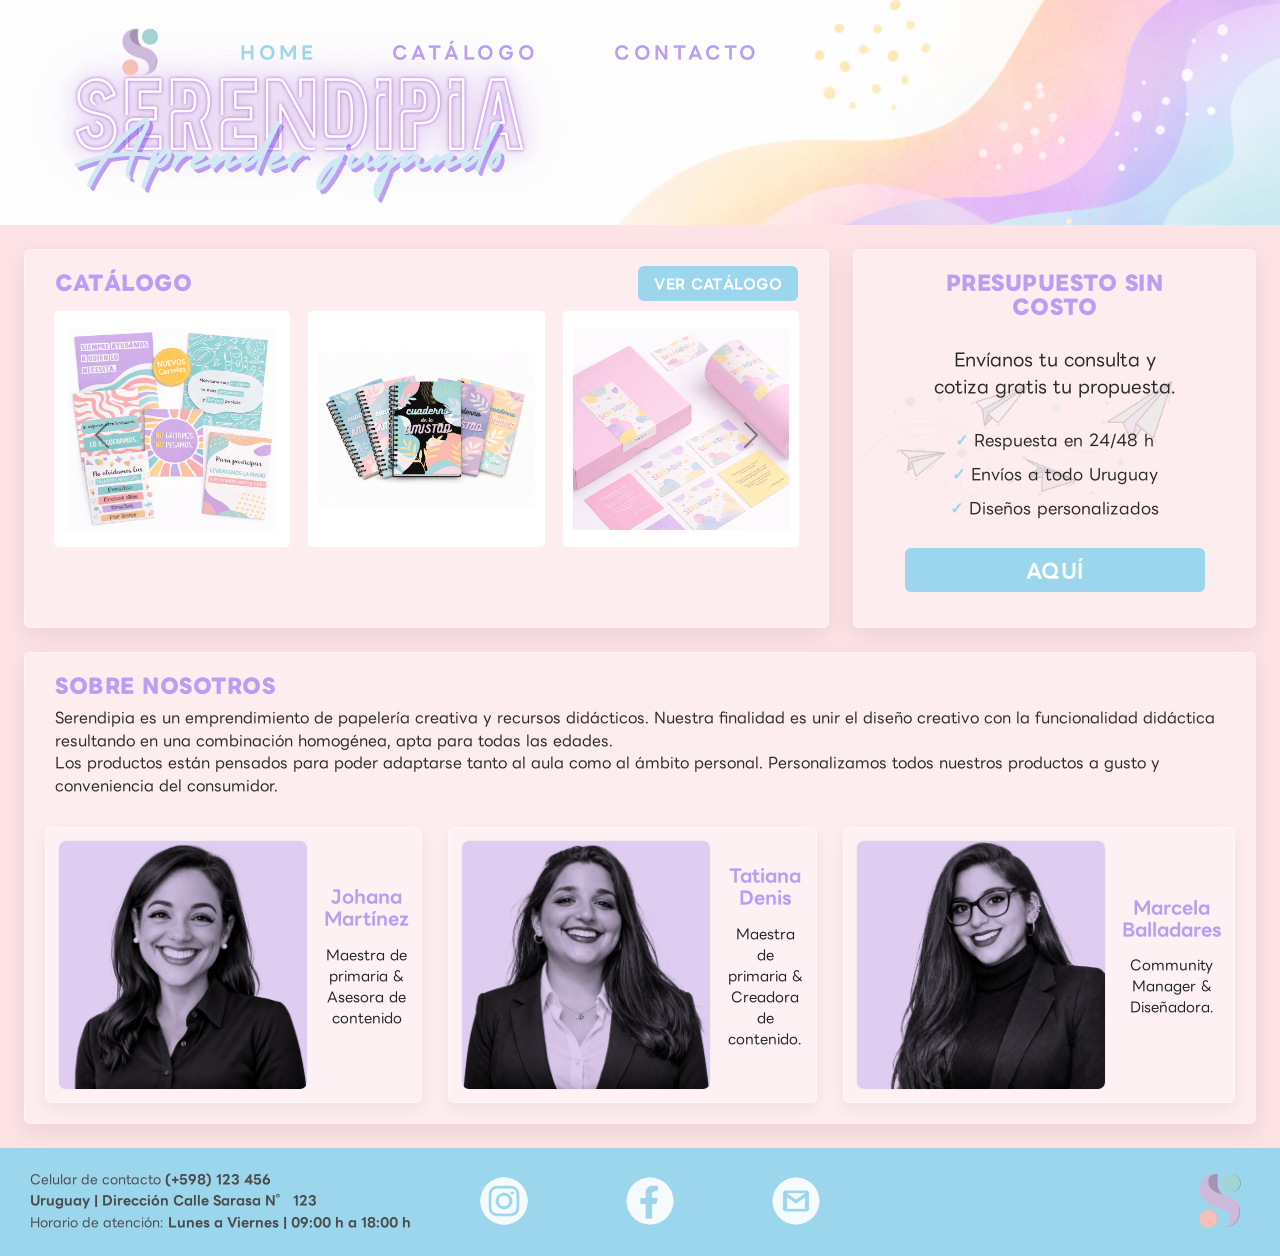
<file: index.html>
<!DOCTYPE html>
<html lang="es">

<head>
    <meta charset="UTF-8">
    <meta name="viewport" content="width=device-width, initial-scale=1.0">
    <title>Serendipia | Home</title>
    <meta name="description"
        content="Serendipia ofrece papelería personalizada y recursos didácticos en Uruguay, con diseños creativos y funcionales adaptados a cada necesidad.">

    <!-- LINK CSS -->
    <link rel="stylesheet" href="./css/styles.css">

    <!-- BOOSTRAP CSS -->
    <link href="https://cdn.jsdelivr.net/npm/bootstrap@5.3.2/dist/css/bootstrap.min.css" rel="stylesheet">

    <!-- LINK FUENTE PERSONALIZADA -->
    <link rel="preconnect" href="https://fonts.googleapis.com">
    <link rel="preconnect" href="https://fonts.gstatic.com" crossorigin>
    <link href="https://fonts.googleapis.com/css2?family=LINE+Seed+JP:wght@100;400;700;800&display=swap"
        rel="stylesheet">

</head>

<body>
    <!-- HEADER -->
    <header class="header">

        <!-- LOGO + MENU DE NAVEGACIÓN (BOOTSTRAP) -->
        <div class="header__bar">
            <a class="header__brand" href="index.html">
                <img class="header__logo" src="./img/logoserendipiacolor.png" alt="Logo de Serendipia a color">
            </a>

            <nav class="navbar navbar-expand-lg header__navbar">
                <div class="container-fluid header__navWrap">
                    <button class="navbar-toggler header__toggler" type="button" data-bs-toggle="collapse"
                        data-bs-target="#mainNav" aria-controls="mainNav" aria-expanded="false"
                        aria-label="Abrir menú de navegación">
                        <span class="navbar-toggler-icon"></span>
                    </button>

                    <div class="collapse navbar-collapse header__collapse" id="mainNav">
                        <ul class="navbar-nav ms-auto header__menu">
                            <li class="nav-item">
                                <a id="activeLink" class="nav-link active header__link" aria-current="Home"
                                    href="index.html">Home</a>
                            </li>
                            <li class="nav-item">
                                <a class="nav-link header__link" href="./pages/catalogo.html">Catálogo</a>
                            </li>
                            <li class="nav-item">
                                <a class="nav-link header__link" href="./pages/contacto.html">Contacto</a>
                            </li>
                        </ul>
                    </div>
                </div>
            </nav>
        </div>

        <!-- BANNER -->
        <section class="banner">
            <h1 class="visually-hidden">Serendipia - Papelería creativa y recursos didácticos</h1>
            <img src="./img/bannerserendipia.png" alt="Imagen de encabezado de Serendipia">
        </section>

    </header>

    <!-- MAIN -->
    <main class="main">

        <!-- SECCIONES HOME -->
        <section class="homeGrid">

            <!-- SECCION 1 - CATALOGO -->
            <div class="card card--catalogo" aria-label="Catálogo">
                <h2 class="card__title">Catálogo</h2>

                <!-- CAROUSEL BOOTSTRAP -->
                <div id="catalogoCarousel" class="carousel slide" data-bs-ride="carousel">

                    <!-- INDICADORES SLIDES -->
                    <div class="carousel-indicators">
                        <button type="button" data-bs-target="#catalogoCarousel" data-bs-slide-to="0" class="active"
                            aria-current="true" aria-label="Slide 1"></button>
                        <button type="button" data-bs-target="#catalogoCarousel" data-bs-slide-to="1"
                            aria-label="Slide 2"></button>
                    </div>

                    <!-- SLIDES -->
                    <div class="carousel-inner">

                        <!-- SLIDE 1 -->
                        <div class="carousel-item active">
                            <div class="row g-3">
                                <div class="col-12 col-md-4">
                                    <div class="catalogoCard">
                                        <img src="./img/productocarteles.png" class="catalogoCard__img"
                                            alt="Carteles reglas del salón">
                                    </div>
                                </div>

                                <div class="col-12 col-md-4">
                                    <div class="catalogoCard">
                                        <img src="./img/productocuadernos.png" class="catalogoCard__img"
                                            alt="Cuadernos de la amistad">
                                    </div>
                                </div>

                                <div class="col-12 col-md-4">
                                    <div class="catalogoCard">
                                        <img src="./img/productopapeleria.png" class="catalogoCard__img"
                                            alt="Papelería personalizada">
                                    </div>
                                </div>
                            </div>
                        </div>

                        <!-- SLIDE 2 -->
                        <div class="carousel-item">
                            <div class="row g-3">
                                <div class="col-12 col-md-4">
                                    <div class="catalogoCard">
                                        <img src="./img/productoalcancia.png" class="catalogoCard__img"
                                            alt="Alcancías personalizadas">
                                    </div>
                                </div>

                                <div class="col-12 col-md-4">
                                    <div class="catalogoCard">
                                        <img src="./img/productodomino.png" class="catalogoCard__img"
                                            alt="Dominó de fracciones">
                                    </div>
                                </div>

                                <div class="col-12 col-md-4">
                                    <div class="catalogoCard">
                                        <img src="./img/productoplanner.png" class="catalogoCard__img"
                                            alt="Planner semanal personalizado">
                                    </div>
                                </div>
                            </div>
                        </div>

                    </div>

                    <!-- FLECHAS -->
                    <button class="carousel-control-prev" type="button" data-bs-target="#catalogoCarousel"
                        data-bs-slide="prev">
                        <span class="carousel-control-prev-icon" aria-hidden="true"></span>
                        <span class="visually-hidden">Anterior</span>
                    </button>

                    <button class="carousel-control-next" type="button" data-bs-target="#catalogoCarousel"
                        data-bs-slide="next">
                        <span class="carousel-control-next-icon" aria-hidden="true"></span>
                        <span class="visually-hidden">Siguiente</span>
                    </button>

                </div>

                <!-- BTN "VER CATALOGO" -->
                <a id="btnCatalogo" class="btnCard btnCard--catalogo" href="pages/catalogo.html">VER CATÁLOGO</a>
            </div>

            <!-- SECCION 2 - PRESUPUESTO -->
            <div class="card card--presupuesto" aria-label="Presupuesto sin costo">
                <!-- TITULO DE SECTION Y PRIMER TEXTO -->
                <h2 class="card__title card__title--center">Presupuesto sin costo</h2>
                <p class="presupuesto__text">
                    Envíanos tu consulta y<br> cotiza gratis tu propuesta.
                </p>
                <!-- CHECKLIST DE BENEFICIOS -->
                <ul class="presupuesto__beneficios">
                    <li>Respuesta en 24/48 h</li>
                    <li>Envíos a todo Uruguay</li>
                    <li>Diseños personalizados</li>
                </ul>

                <a class="btnCard" href="./pages/contacto.html">AQUÍ</a>
            </div>

            <!-- SECCION 3 - SOBRE NOSOTROS -->
            <div class="card card--sobre" aria-label="Sobre Nosotros">
                <h2 class="card__title">Sobre nosotros</h2>

                <p class="sobre__text">
                    Serendipia es un emprendimiento de papelería creativa y recursos didácticos. Nuestra finalidad es
                    unir el diseño creativo con la funcionalidad didáctica resultando en una combinación homogénea, apta
                    para todas las edades.<br> Los productos están pensados para poder adaptarse tanto al aula como al
                    ámbito personal. Personalizamos todos nuestros productos a gusto y conveniencia del consumidor.
                </p>

                <div class="team">

                    <!-- CARD PERSONA N° 1 -->
                    <article class="team__member">
                        <div class="team__top">
                            <div class="team__photo">
                                <img class="team__img" src="./img/foto-joha-color.png"
                                    alt="Foto retrato de Johana Martínez">
                            </div>
                            <div class="team__info">
                                <h3 class="team__name">Johana Martínez</h3>

                                <p class="team__bio">Maestra de primaria &<br>Asesora de contenido</p>
                            </div>
                        </div>
                    </article>


                    <!-- CARD PERSONA N° 2 -->
                    <article class="team__member">
                        <div class="team__top">
                            <div class="team__photo">
                                <img class="team__img" src="./img/foto-tati-color.png"
                                    alt="Foto retrato de Tatiana Denis">
                            </div>
                            <div class="team__info">
                                <h3 class="team__name">Tatiana Denis</h3>
                                <p class="team__bio">
                                    Maestra de primaria &<br>Creadora de contenido.
                                </p>
                            </div>

                        </div>
                    </article>

                    <!-- CARD PERSONA N° 3 -->
                    <article class="team__member">
                        <div class="team__top">
                            <div class="team__photo">
                                <img class="team__img" src="./img/foto-marce-color.png"
                                    alt="Foto retrato de Marcela Balladares">
                            </div>
                            <div class="team__info">
                                <h3 class="team__name">Marcela Balladares</h3>
                                <p class="team__bio">
                                    Community Manager &<br>Diseñadora.
                                </p>
                            </div>
                        </div>
                    </article>
                </div>
            </div>

        </section>
    </main>

    <!-- FOOTER -->

    <footer class="footer">
        <div class="footer__box">

            <!-- INFO -->
            <div class="footer__info">
                <p class="footer__line">Celular de contacto <strong>(+598) 123 456</strong></p>
                <p class="footer__line"><strong>Uruguay | Dirección Calle Sarasa N° 123</strong></p>
                <p class="footer__line">Horario de atención: <strong>Lunes a Viernes | 09:00 h a 18:00 h</strong></p>
            </div>

            <!-- LOGOS REDES (CENTRO) -->
            <nav class="footer__social" aria-label="Redes sociales">
                <!-- INSTAGRAM -->
                <a class="footer__icon" href="https://www.instagram.com/serendipia_art.uy/?hl=es-la" target="_blank"
                    aria-label="Instagram">
                    <img src="./img/logoredes-ig.png" alt="Icono de Instagram">
                </a>
                <!-- FACEBOOK -->
                <a class="footer__icon" href="https://www.facebook.com/profile.php?id=61572927813708&locale=es_LA"
                    target="_blank" aria-label="Facebook">
                    <img src="./img/logoredes-fb.png" alt=" Icono de Facebook">
                </a>
                <!--EMAIL -->
                <a class="footer__icon" href="mailto:marcelaballadares96@gmail.com"
                    aria-label="Enviar email a Serendipia">
                    <img src="./img/logoredes-mail.png" alt="Icono de Email">
                </a>
            </nav>

            <!-- LOGO AL HOME -->
            <a class="footer__home" href="index.html" aria-label="Volver al inicio">
                <img src="./img/logoserendipiacolor.png" alt="Logo de Serendipia">
            </a>

        </div>
    </footer>

    <!-- BOOSTRAP SCRIPT JS-->
    <script src="https://cdn.jsdelivr.net/npm/bootstrap@5.3.2/dist/js/bootstrap.bundle.min.js"></script>
</body>

</html>
</file>
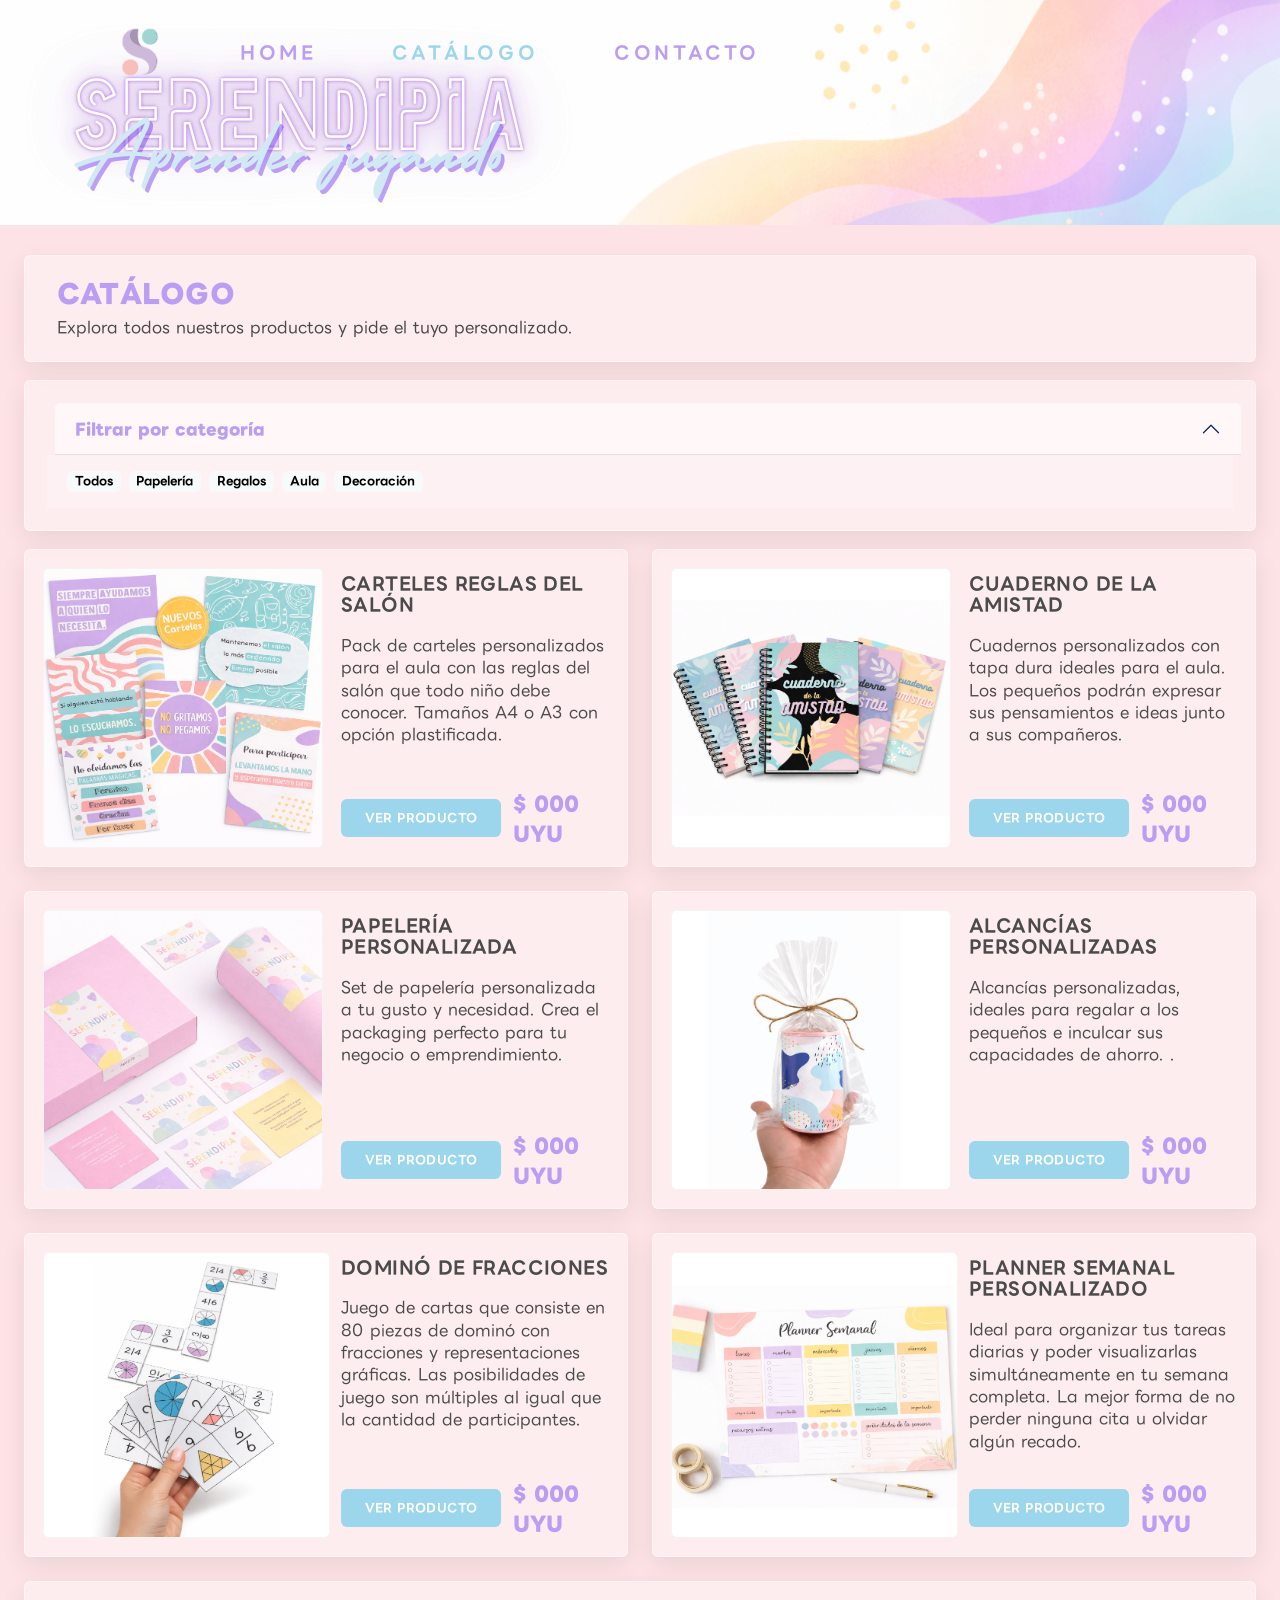
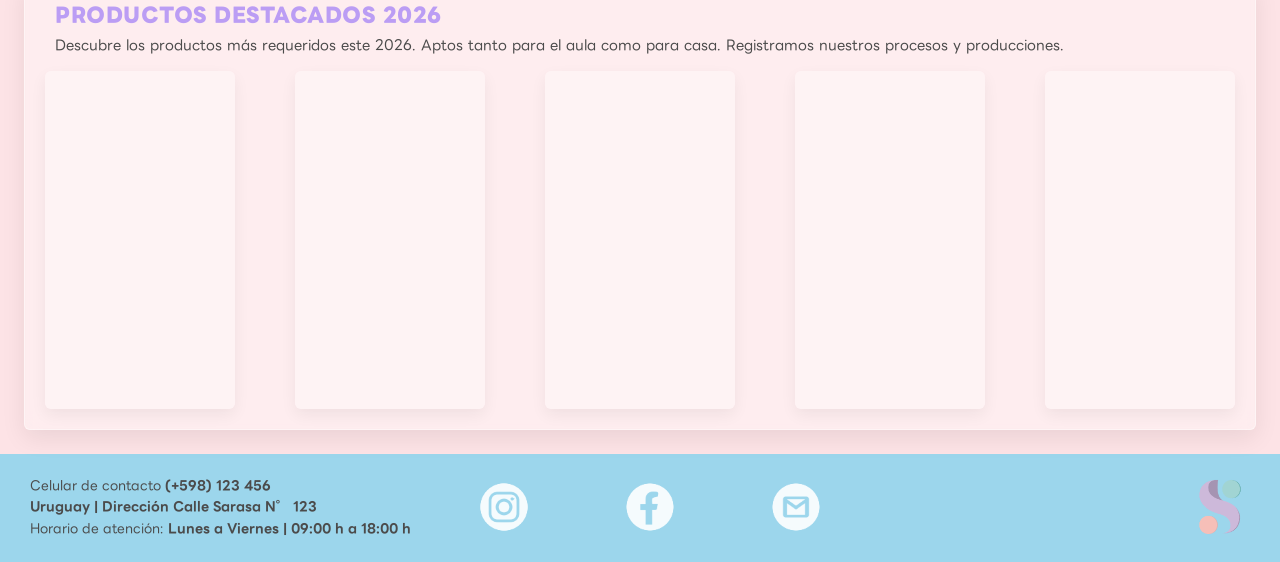
<file: pages/catalogo.html>
<!DOCTYPE html>
<html lang="es">

<head>
    <meta charset="UTF-8">
    <meta name="viewport" content="width=device-width, initial-scale=1.0">
    <title>Serendipia | Catálogo</title>
    <meta name="description"
        content="Explora el catálogo de Serendipia en Uruguay con papelería personalizada y recursos didácticos creativos. Productos únicos adaptados al aula o uso personal.">

    <!-- LINK CSS -->
    <link rel="stylesheet" href="../css/styles.css">

    <!-- BOOSTRAP CSS -->
    <link href="https://cdn.jsdelivr.net/npm/bootstrap@5.3.2/dist/css/bootstrap.min.css" rel="stylesheet">

    <!-- LINK FUENTE PERSONALIZADA -->
    <link rel="preconnect" href="https://fonts.googleapis.com">
    <link rel="preconnect" href="https://fonts.gstatic.com" crossorigin>
    <link href="https://fonts.googleapis.com/css2?family=LINE+Seed+JP:wght@100;400;700;800&display=swap"
        rel="stylesheet">

</head>

<body>

    <!-- HEADER -->
    <header class="header">

        <!-- LOGO + MENU DE NAVEGACIÓN (BOOTSTRAP) -->
        <div class="header__bar">
            <a class="header__brand" href="../index.html">
                <img class="header__logo" src="../img/logoserendipiacolor.png" alt="Logo de Serendipia a color">
            </a>

            <nav class="navbar navbar-expand-lg header__navbar">
                <div class="container-fluid header__navWrap">
                    <button class="navbar-toggler header__toggler" type="button" data-bs-toggle="collapse"
                        data-bs-target="#mainNav" aria-controls="mainNav" aria-expanded="false"
                        aria-label="Abrir menú de navegación">
                        <span class="navbar-toggler-icon"></span>
                    </button>

                    <div class="collapse navbar-collapse header__collapse" id="mainNav">
                        <ul class="navbar-nav ms-auto header__menu">
                            <li class="nav-item">
                                <a class="nav-link header__link " aria-current="Catálogo" href="../index.html">Home</a>
                            </li>
                            <li class="nav-item">
                                <a id="activeLink" class="nav-link active header__link"
                                    href="./catalogo.html">Catálogo</a>
                            </li>
                            <li class="nav-item">
                                <a class="nav-link header__link" href="./contacto.html">Contacto</a>
                            </li>
                        </ul>
                    </div>
                </div>
            </nav>
        </div>

        <!-- BANNER -->
        <section class="banner">
            <img src="../img/bannerserendipia.png" alt="Imagen de encabezado de Serendipia">
        </section>

    </header>

    <!-- MAIN | CATALOGO -->
    <main class="main">

        <!-- ENCABEZADO DE PÁGINA -->
        <section class="catalogoHead" aria-label="Encabezado de catálogo">
            <h1 class="catalogoHead__title">Catálogo</h1>
            <p class="catalogoHead__subtitle">Explora todos nuestros productos y pide el tuyo personalizado.</p>
        </section>

        <!-- FILTROS DE BOOSTRAP / ACORDIÓN -->

        <section class="catalogoFilters" aria-label="Filtros del catálogo">
            <div class="accordion catalogoFilters__accordion" id="filtrosCatalogo">

                <!-- ITEM 1 -->
                <div class="accordion-item catalogoFilters__item">
                    <h2 class="accordion-header catalogoFilters__header">
                        <button class="accordion-button catalogoFilters__button" type="button" data-bs-toggle="collapse"
                            data-bs-target="#filtroCategoria" aria-expanded="true" aria-controls="filtroCategoria">
                            Filtrar por categoría
                        </button>
                    </h2>

                    <div id="filtroCategoria" class="accordion-collapse collapse show"
                        data-bs-parent="#filtrosCatalogo">
                        <div class="accordion-body catalogoFilters__body">

                            <!-- BADGES BOOTSTRAP -->
                            <div class="d-flex flex-wrap gap-2">
                                <span class="badge text-bg-light">Todos</span>
                                <span class="badge text-bg-light">Papelería</span>
                                <span class="badge text-bg-light">Regalos</span>
                                <span class="badge text-bg-light">Aula</span>
                                <span class="badge text-bg-light">Decoración</span>
                            </div>

                        </div>
                    </div>
                </div>

            </div>
        </section>

        <!-- GRID DE PRODUCTOS / CATÁLOGO -->

        <section class="catalogoGrid" aria-label="Listado de productos">

            <!-- CARD 1 -->
            <article class="catalogoItem">
                <div class="catalogoItem__imgBox">
                    <img class="catalogoItem__img" src="../img/productocarteles.png" alt="Carteles reglas del salón" />
                </div>

                <div class="catalogoItem__content">
                    <h3 class="catalogoItem__title">Carteles Reglas del salón</h3>
                    <p class="catalogoItem__text">
                        Pack de carteles personalizados para el aula con las reglas del salón que todo niño debe
                        conocer. Tamaños A4 o A3 con opción plastificada.
                    </p>

                    <div class="catalogoItem__bottom">
                        <a class="catalogoItem__btn" href="#" aria-label="Ver producto Reglas del salón">Ver
                            producto</a>
                        <span class="catalogoItem__price">$ 000 UYU</span>
                    </div>
                </div>
            </article>

            <!-- CARD 2 -->
            <article class="catalogoItem">
                <div class="catalogoItem__imgBox">
                    <img class="catalogoItem__img" src="../img/productocuadernos.png" alt="Cuaderno de la amistad" />
                </div>

                <div class="catalogoItem__content">
                    <h3 class="catalogoItem__title">Cuaderno de la amistad</h3>
                    <p class="catalogoItem__text">
                        Cuadernos personalizados con tapa dura ideales para el aula. Los pequeños podrán expresar sus
                        pensamientos e ideas junto a sus compañeros.
                    </p>

                    <div class="catalogoItem__bottom">
                        <a class="catalogoItem__btn" href="#" aria-label="Ver producto Cuadernos">Ver producto</a>
                        <span class="catalogoItem__price">$ 000 UYU</span>
                    </div>
                </div>
            </article>

            <!-- CARD 3 -->
            <article class="catalogoItem">
                <div class="catalogoItem__imgBox">
                    <img class="catalogoItem__img" src="../img/productopapeleria.png" alt="Papelería personalizada" />
                </div>

                <div class="catalogoItem__content">
                    <h3 class="catalogoItem__title">Papelería personalizada</h3>
                    <p class="catalogoItem__text">
                        Set de papelería personalizada a tu gusto y necesidad. Crea el packaging perfecto para tu
                        negocio o emprendimiento.
                    </p>

                    <div class="catalogoItem__bottom">
                        <a class="catalogoItem__btn" href="#" aria-label="Ver producto Papelería">Ver producto</a>
                        <span class="catalogoItem__price">$ 000 UYU</span>
                    </div>
                </div>
            </article>

            <!-- CARD 4 -->
            <article class="catalogoItem">
                <div class="catalogoItem__imgBox">
                    <img class="catalogoItem__img" src="../img/productoalcancia.png" alt="Alcancías personalizadas" />
                </div>

                <div class="catalogoItem__content">
                    <h3 class="catalogoItem__title">Alcancías personalizadas</h3>
                    <p class="catalogoItem__text">
                        Alcancías personalizadas, ideales para regalar a los pequeños e inculcar sus capacidades de
                        ahorro. .
                    </p>

                    <div class="catalogoItem__bottom">
                        <a class="catalogoItem__btn" href="#" aria-label="Ver producto Alcancías">Ver producto</a>
                        <span class="catalogoItem__price">$ 000 UYU</span>
                    </div>
                </div>
            </article>

            <!-- CARD 5 -->
            <article class="catalogoItem">
                <div class="catalogoItem__imgBox">
                    <img class="catalogoItem__img" src="../img/productodomino.png" alt="Dominó de fracciones" />
                </div>

                <div class="catalogoItem__content">
                    <h3 class="catalogoItem__title">Dominó de fracciones</h3>
                    <p class="catalogoItem__text">
                        Juego de cartas que consiste en 80 piezas de dominó con fracciones y representaciones gráficas.
                        Las posibilidades de juego son múltiples al igual que la cantidad de participantes.
                    </p>

                    <div class="catalogoItem__bottom">
                        <a class="catalogoItem__btn" href="#" aria-label="Ver producto Dominó">Ver producto</a>
                        <span class="catalogoItem__price">$ 000 UYU</span>
                    </div>
                </div>
            </article>

            <!-- CARD 6 -->
            <article class="catalogoItem">
                <div class="catalogoItem__imgBox">
                    <img class="catalogoItem__img" src="../img/productoplanner.png"
                        alt="Planner semanal personalizado" />
                </div>

                <div class="catalogoItem__content">
                    <h3 class="catalogoItem__title">Planner semanal personalizado</h3>
                    <p class="catalogoItem__text">
                        Ideal para organizar tus tareas diarias y poder visualizarlas simultáneamente en tu semana
                        completa. La mejor forma de no perder ninguna cita u olvidar algún recado.
                    </p>

                    <div class="catalogoItem__bottom">
                        <a class="catalogoItem__btn" href="#" aria-label="Ver producto Planner semanal">Ver producto</a>
                        <span class="catalogoItem__price">$ 000 UYU</span>
                    </div>
                </div>
            </article>

        </section>

        <!-- SECCION PRODUCTOS DESTACADOS -->

        <section class="destacados" aria-label="Productos destacados 2026">
            <h2 class="destacados__title">Productos destacados 2026</h2>
            <p class="destacados__text">Descubre los productos más requeridos este 2026. Aptos tanto para el aula como
                para casa. Registramos nuestros procesos y
                producciones.</p>

            <div class="destacados__grid">

                <!-- VIDEO 1 -->
                <article class="destacados__card" aria-label="Video destacado - Carteles Reglas del salón">
                    <iframe class="destacados__video" src="https://www.youtube.com/embed/A73gLSmDqRI"
                        title="Video destacado - Carteles Reglas del salón" loading="lazy"
                        allowfullscreen>
                    </iframe>
                </article>

                <!-- VIDEO 2 -->
                <article class="destacados__card" aria-label="Video destacado - Dominó de fracciones">
                    <iframe class="destacados__video" src="https://www.youtube.com/embed/DY8_Au5zaiU"
                        title="Video destacado - Dominó de fracciones" loading="lazy"
                        allowfullscreen>
                    </iframe>
                </article>

                <!-- VIDEO 3 -->
                <article class="destacados__card" aria-label="Video destacado - Etiquetas personalizadas">
                    <iframe class="destacados__video" src="https://www.youtube.com/embed/MkKWTSxwkwo"
                        title="Video destacado - Etiquetas personalizadas" loading="lazy"
                        allowfullscreen>
                    </iframe>
                </article>

                <!-- VIDEO 4 -->
                <article class="destacados__card" aria-label="Video destacado - Carteles numéricos">
                    <iframe class="destacados__video" src="https://www.youtube.com/embed/8LcXLOg5dRU"
                        title="Video destacado - Carteles numéricos" loading="lazy"
                        allowfullscreen>
                    </iframe>
                </article>

                <!-- VIDEO 5 -->
                <article class="destacados__card" aria-label="Video destacado - Recurso gratuito">
                    <iframe class="destacados__video" src="https://www.youtube.com/embed/sCzJlFi6tmk"
                        title="Video destacado - Recurso gratuito" loading="lazy"
                        allowfullscreen>
                    </iframe>
                </article>
            </div>
        </section>

    </main>

    <!-- FOOTER -->

    <footer class="footer">
        <div class="footer__box">

            <!-- INFO -->
            <div class="footer__info">
                <p class="footer__line">Celular de contacto <strong>(+598) 123 456</strong></p>
                <p class="footer__line"><strong>Uruguay | Dirección Calle Sarasa N° 123</strong></p>
                <p class="footer__line">Horario de atención: <strong>Lunes a Viernes | 09:00 h a 18:00 h</strong></p>
            </div>

            <!-- LOGOS REDES (CENTRO) -->
            <nav class="footer__social" aria-label="Redes sociales">
                <!-- INSTAGRAM -->
                <a class="footer__icon" href="https://www.instagram.com/serendipia_art.uy/?hl=es-la" target="_blank"
                    aria-label="Instagram">
                    <img src="../img/logoredes-ig.png" alt="Icono de Instagram">
                </a>
                <!-- FACEBOOK -->
                <a class="footer__icon" href="https://www.facebook.com/profile.php?id=61572927813708&locale=es_LA"
                    target="_blank" aria-label="Facebook">
                    <img src="../img/logoredes-fb.png" alt=" Icono de Facebook">
                </a>
                <!--EMAIL -->
                <a class="footer__icon" href="mailto:marcelaballadares96@gmail.com"
                    aria-label="Enviar email a Serendipia">
                    <img src="../img/logoredes-mail.png" alt="Icono de Email">
                </a>
            </nav>

            <!-- LOGO AL HOME -->
            <a class="footer__home" href="../index.html" aria-label="Volver al inicio">
                <img src="../img/logoserendipiacolor.png" alt="Logo de Serendipia">
            </a>

        </div>
    </footer>

    <!-- BOOSTRAP SCRIPT JS-->
    <script src="https://cdn.jsdelivr.net/npm/bootstrap@5.3.2/dist/js/bootstrap.bundle.min.js"></script>
</body>

</html>
</file>
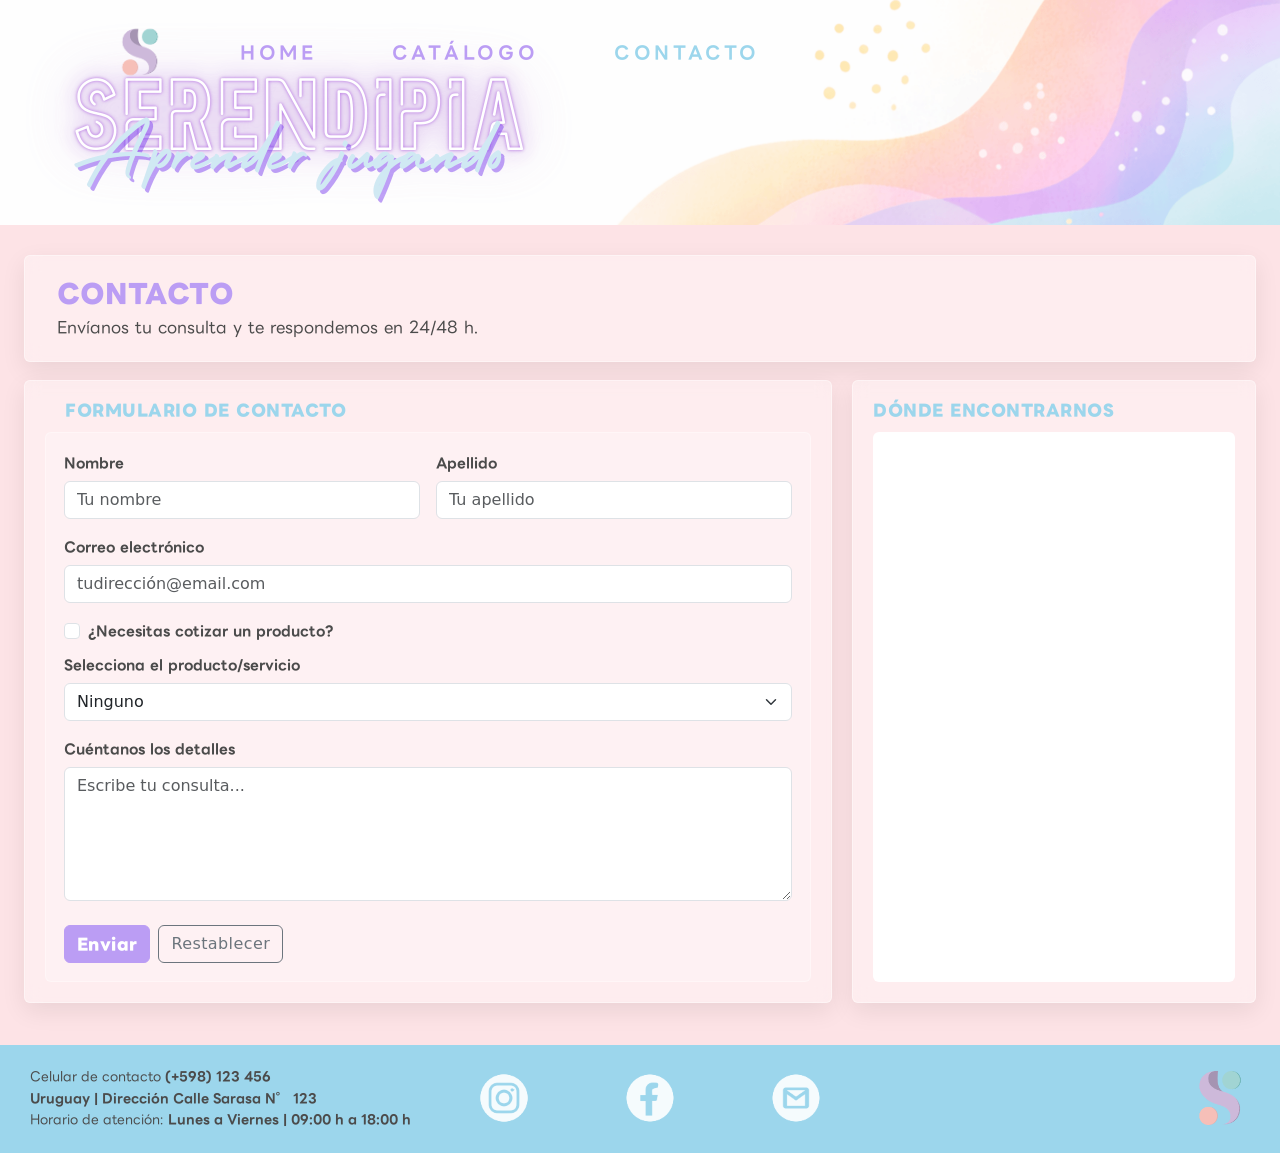
<file: pages/contacto.html>
<!DOCTYPE html>
<html lang="es">

<head>
    <meta charset="UTF-8">
    <meta name="viewport" content="width=device-width, initial-scale=1.0">
    <title>Serendipia | Contacto</title><meta name="description" content="Contáctate con Serendipia en Uruguay y solicita tu papelería personalizada o recursos didácticos. Respondemos consultas y presupuestos en 24 a 48 horas.">

    <!-- LINK CSS -->
    <link rel="stylesheet" href="../css/styles.css">

    <!-- BOOSTRAP CSS -->
    <link href="https://cdn.jsdelivr.net/npm/bootstrap@5.3.2/dist/css/bootstrap.min.css" rel="stylesheet">

    <!-- LINK FUENTE PERSONALIZADA -->
    <link rel="preconnect" href="https://fonts.googleapis.com">
    <link rel="preconnect" href="https://fonts.gstatic.com" crossorigin>
    <link href="https://fonts.googleapis.com/css2?family=LINE+Seed+JP:wght@100;400;700;800&display=swap"
        rel="stylesheet">

</head>

<body>
    <!-- HEADER -->
    <header class="header">

        <!-- LOGO + MENU DE NAVEGACIÓN (BOOTSTRAP) -->
        <div class="header__bar">
            <a class="header__brand" href="../index.html">
                <img class="header__logo" src="../img/logoserendipiacolor.png" alt="Logo de Serendipia a color">
            </a>

            <nav class="navbar navbar-expand-lg header__navbar">
                <div class="container-fluid header__navWrap">
                    <button class="navbar-toggler header__toggler" type="button" data-bs-toggle="collapse"
                        data-bs-target="#mainNav" aria-controls="mainNav" aria-expanded="false"
                        aria-label="Abrir menú de navegación">
                        <span class="navbar-toggler-icon"></span>
                    </button>

                    <div class="collapse navbar-collapse header__collapse" id="mainNav">
                        <ul class="navbar-nav ms-auto header__menu">
                            <li class="nav-item">
                                <a class="nav-link header__link " aria-current="Contacto" href="../index.html">Home</a>
                            </li>
                            <li class="nav-item">
                                <a class="nav-link header__link" href="./catalogo.html">Catálogo</a>
                            </li>
                            <li class="nav-item">
                                <a id="activeLink" class="nav-link active header__link"
                                    href="./contacto.html">Contacto</a>
                            </li>
                        </ul>
                    </div>
                </div>
            </nav>
        </div>

        <!-- BANNER -->
        <section class="banner">
            <img src="../img/bannerserendipia.png" alt="Imagen de encabezado de Serendipia">
        </section>

    </header>

    <!-- --------------------------------------------------- -->
    <!-- MAIN | CONTACTO -->

    <main class="main">

        <!-- ENCABEZADO DE PÁGINA -->
        <section class="contactoHead" aria-label="Encabezado de contacto">
            <h1 class="contactoHead__title">Contacto</h1>
            <p class="contactoHead__subtitle">Envíanos tu consulta y te respondemos en 24/48 h.</p>
        </section>

        <!-- LAYOUT EN DOS COLUMNAS -->

        <section class="contactoLayout" aria-label="Sección de contacto">

            <!-- COLUMNA 1: FORMULARIO -->
            <div class="contactoLayout__col contactoLayout__col--form">

                <!-- FORMULARIO DE CONTACTO / BOOSTRAP -->
                <section class="contactoForm" aria-label="Formulario de contacto">
                    <h2 class="contactoForm__title">Formulario de contacto</h2>

                    <form class="contactoForm__box">

                        <!-- NOMBRE / APELLIDO -->
                        <div class="row g-3">
                            <div class="col-12 col-md-6">
                                <label for="nombre" class="form-label contactoForm__label">Nombre</label>
                                <input type="text" class="form-control" id="nombre" placeholder="Tu nombre" required>
                            </div>

                            <div class="col-12 col-md-6">
                                <label for="apellido" class="form-label contactoForm__label">Apellido</label>
                                <input type="text" class="form-control" id="apellido" placeholder="Tu apellido"
                                    required>
                            </div>
                        </div>

                        <!-- EMAIL -->
                        <div class="mt-3">
                            <label for="email" class="form-label contactoForm__label">Correo electrónico</label>
                            <input type="email" class="form-control" id="email" placeholder="tudirección@email.com"
                                required>
                        </div>

                        <!-- CHECK + SELECT -->
                        <div class="mt-3 d-flex flex-column gap-2">
                            <div class="form-check">
                                <input class="form-check-input" type="checkbox" value="" id="cotizar">
                                <label class="form-check-label contactoForm__label" for="cotizar">
                                    ¿Necesitas cotizar un producto?
                                </label>
                            </div>

                            <div>
                                <label for="producto" class="form-label contactoForm__label">Selecciona el
                                    producto/servicio</label>
                                <select class="form-select" id="producto">
                                    <option selected>Ninguno</option>
                                    <option value="Papeleria">Papelería</option>
                                    <option value="Cuadernos">Cuadernos</option>
                                    <option value="Carteles">Carteles</option>
                                    <option value="Planner">Planner</option>
                                    <option value="Domino">Dominó</option>
                                    <option value="Otros">Otros</option>
                                </select>
                            </div>
                        </div>

                        <!-- MENSAJE -->
                        <div class="mt-3">
                            <label for="mensaje" class="form-label contactoForm__label">Cuéntanos los detalles</label>
                            <textarea class="form-control" id="mensaje" rows="5" placeholder="Escribe tu consulta..."
                                required></textarea>
                        </div>

                        <!-- BOTONES -->
                        <div class="mt-4 d-grid gap-2 d-sm-flex">
                            <button type="submit" id="btn__send"
                                class="btn btn-primary contactoForm__btn contactoForm__btn--send">
                                Enviar
                            </button>
                            <button type="reset"
                                class="btn btn-outline-secondary contactoForm__btn contactoForm__btn--reset">
                                Restablecer
                            </button>
                        </div>

                    </form>
                </section>

            </div>

            <!-- COLUMNA 2: MAPA -->
            <div class="contactoLayout__col contactoLayout__col--map">

                <!-- SECCION "DONDE ENCONTRARNOS" -->
                <section class="ubicacion" aria-label="Dónde encontrarnos">
                    <h2 class="ubicacion__title">Dónde encontrarnos</h2>

                    <div class="ubicacion__mapBox" aria-label="Mapa de ubicación">
                        <iframe class="ubicacion__map" title="Ubicación Serendipia en Google Maps"
                            src="https://www.google.com/maps?q=Montevideo%20Uruguay&output=embed" loading="lazy"
                            referrerpolicy="no-referrer-when-downgrade">
                        </iframe>
                    </div>
                </section>

            </div>

        </section>

    </main>

    <!-- --------------------------------------------------- -->
    <!-- FOOTER -->

    <footer class="footer">
        <div class="footer__box">

            <!-- INFO -->
            <div class="footer__info">
                <p class="footer__line">Celular de contacto <strong>(+598) 123 456</strong></p>
                <p class="footer__line"><strong>Uruguay | Dirección Calle Sarasa N° 123</strong></p>
                <p class="footer__line">Horario de atención: <strong>Lunes a Viernes | 09:00 h a 18:00 h</strong></p>
            </div>

            <!-- LOGOS REDES (CENTRO) -->
            <nav class="footer__social" aria-label="Redes sociales">
                <!-- INSTAGRAM -->
                <a class="footer__icon" href="https://www.instagram.com/serendipia_art.uy/?hl=es-la" target="_blank"
                    aria-label="Instagram">
                    <img src="../img/logoredes-ig.png" alt="Icono de Instagram">
                </a>
                <!-- FACEBOOK -->
                <a class="footer__icon" href="https://www.facebook.com/profile.php?id=61572927813708&locale=es_LA"
                    target="_blank" aria-label="Facebook">
                    <img src="../img/logoredes-fb.png" alt=" Icono de Facebook">
                </a>
                <!--EMAIL -->
                <a class="footer__icon" href="mailto:marcelaballadares96@gmail.com"
                    aria-label="Enviar email a Serendipia">
                    <img src="../img/logoredes-mail.png" alt="Icono de Email">
                </a>
            </nav>

            <!-- LOGO AL HOME -->
            <a class="footer__home" href="../index.html" aria-label="Volver al inicio">
                <img src="../img/logoserendipiacolor.png" alt="Logo de Serendipia">
            </a>

        </div>
    </footer>

    <!-- BOOSTRAP SCRIPT JS-->
    <script src="https://cdn.jsdelivr.net/npm/bootstrap@5.3.2/dist/js/bootstrap.bundle.min.js"></script>
</body>

</html>
</file>
<file: css/styles.css>
@charset "UTF-8";
* {
  margin: 0;
  padding: 0;
  box-sizing: border-box;
}

.header {
  position: relative;
}

.header__bar {
  position: absolute;
  top: 22px;
  left: 110px;
  z-index: 10;
  background: transparent;
  display: flex;
  align-items: center;
  gap: 50px;
}

.header__logo {
  width: 60px;
  height: 60px;
  object-fit: contain;
  display: block;
  transition: transform 0.2s ease;
}

.header__logo:hover {
  transform: translateY(-2px);
}

.header__menu {
  display: flex;
  align-items: center;
  gap: 60px;
}
.header__menu .nav-link {
  color: #bb9df4;
  text-transform: uppercase;
  font-family: "LINE Seed JP", sans-serif;
  font-size: 18px;
  font-weight: 700;
  letter-spacing: 0.2em;
  padding: 6px 2px;
}
.header__menu .nav-link:hover {
  color: #d0e9f3;
}

#activeLink {
  color: #9cd6ec;
}

.banner img {
  display: block;
  width: 100%;
  height: auto;
}

.footer {
  background: #9cd6ec;
  padding: 18px 10px 20px;
}

.footer__box {
  margin-left: 20px;
  display: grid;
  grid-template-columns: 1fr auto 1fr;
  align-items: center;
  gap: 20px;
}

.footer__info {
  justify-self: start;
  display: grid;
  gap: 2px;
  text-align: left;
  font-family: "LINE Seed JP", sans-serif;
  color: #4b4b4b;
}

.footer__line {
  margin: 0;
  font-size: 13px;
}

.footer__social {
  justify-self: center;
  display: flex;
  align-items: center;
  gap: 100px;
}

.footer__icon {
  width: 46px;
  height: 46px;
  display: inline-flex;
  align-items: center;
  justify-content: center;
  border-radius: 8px;
  background: transparent;
  transition: transform 0.2s ease, box-shadow 0.2s ease;
}
.footer__icon img {
  width: 90px;
  height: 90px;
  object-fit: contain;
  display: block;
  opacity: 0.9;
}

.footer__icon:hover {
  transform: translateY(-2px);
}

.footer__home {
  justify-self: end;
  margin-right: 15px;
  display: inline-flex;
  transition: transform 0.2s ease;
}
.footer__home img {
  width: 70px;
  height: 70px;
  object-fit: contain;
  display: block;
}

.footer__home:hover {
  transform: translateY(-2px);
}

.main {
  background: #fde3e6;
  padding: 24px;
}

.homeGrid {
  display: grid;
  grid-template-columns: 2fr 1fr;
  gap: 24px;
  align-items: stretch;
  grid-template-areas: "catalogo presupuesto" "sobre sobre";
}

.homeGrid .card {
  display: flex;
  flex-direction: column;
  background: rgba(255, 255, 255, 0.35);
  backdrop-filter: blur(8px);
  border: 1px solid rgba(255, 255, 255, 0.4);
  border-radius: 6px;
  box-shadow: 0 8px 24px rgba(0, 0, 0, 0.08);
  padding: 20px;
  transition: transform 0.2s ease, box-shadow 0.2s ease;
}

.homeGrid .card:hover {
  transform: translateY(-6px);
  box-shadow: 0 12px 28px rgba(0, 0, 0, 0.12);
}

.card--catalogo {
  grid-area: catalogo;
  position: relative;
}

.card--presupuesto {
  grid-area: presupuesto;
}

.card--sobre {
  grid-area: sobre;
}

.card__title {
  margin: 0;
  padding-left: 10px;
  padding-bottom: 10px;
  min-height: 28px;
  font-family: "LINE Seed JP", sans-serif;
  font-size: 20px;
  font-weight: 800;
  letter-spacing: 0.5px;
  color: #bb9df4;
  text-transform: uppercase;
}

.card__title--center {
  text-align: center;
  padding-left: 0;
}

#btnCatalogo {
  position: absolute;
  top: 16px;
  right: 30px;
  width: fit-content;
  height: auto;
  padding: 7px 16px;
  font-family: "LINE Seed JP", sans-serif;
  font-weight: 600;
  font-size: 14px;
}

.card--catalogo .carousel {
  padding: 6px 8px 18px;
}

.catalogoCard {
  display: flex;
  justify-content: center;
  align-items: center;
  background: #ffffff;
  border: 1px solid rgba(155, 109, 109, 0.08);
  border-radius: 6px;
  aspect-ratio: 1/1;
  padding: 10px;
  overflow: hidden;
}

.catalogoCard__img {
  width: 100%;
  height: 100%;
  object-fit: contain;
  display: block;
}

.card--catalogo .carousel-control-prev-icon,
.card--catalogo .carousel-control-next-icon {
  filter: invert(1) grayscale(1);
  opacity: 0.85;
}

.card--presupuesto {
  position: relative;
  padding-top: 18px;
  padding-bottom: 28px;
  display: flex;
  flex-direction: column;
  justify-content: space-between;
  align-items: center;
  gap: 18px;
  overflow: hidden;
  z-index: 1;
}

.card--presupuesto::before {
  content: "";
  position: absolute;
  inset: 0;
  background-image: url("../img/planes-presupuesto.png");
  background-repeat: no-repeat;
  background-position: center;
  background-size: 120%;
  opacity: 0.2;
  z-index: 0;
  margin-right: 80px;
  pointer-events: none;
}

.card--presupuesto > * {
  position: relative;
  z-index: 1;
}

.card--presupuesto .card__title {
  max-width: 300px;
}

.presupuesto__text {
  font-family: "LINE Seed JP", sans-serif;
  font-weight: 400;
  text-align: center;
  margin: 0;
  font-size: 18px;
  color: #2b2b2b;
  max-width: 300px;
}

.btnCard {
  display: inline-flex;
  justify-content: center;
  align-items: center;
  background: #9cd6ec;
  color: #ffffff;
  text-decoration: none;
  border-radius: 6px;
  font-family: "LINE Seed JP", sans-serif;
  font-weight: 700;
  cursor: pointer;
  transition: transform 0.2s ease, filter 0.2s ease, box-shadow 0.2s ease;
}
.btnCard:hover {
  transform: translateY(-2px);
  filter: brightness(0.95);
  box-shadow: 0 8px 24px rgba(0, 0, 0, 0.08);
}
.btnCard:active {
  transform: scale(0.96);
  filter: brightness(0.9);
  box-shadow: none;
}
.btnCard {
  width: 300px;
  max-width: 100%;
  height: 44px;
  margin-bottom: 15px;
  font-size: 20px;
  letter-spacing: 0.5px;
}

.presupuesto__beneficios {
  list-style: none;
  padding: 0;
  margin: 0;
  text-align: center;
  max-width: 300px;
}
.presupuesto__beneficios li {
  font-family: "LINE Seed JP", sans-serif;
  font-weight: 400;
  margin: 10px 0;
  font-size: 16px;
  color: #2b2b2b;
}
.presupuesto__beneficios li::before {
  content: "✓ ";
  color: #9cd6ec;
  font-weight: 800;
}

.sobre__text {
  font-family: "LINE Seed JP", sans-serif;
  font-weight: 400;
  margin: 0 0 18px 10px;
  color: #2b2b2b;
  font-size: 15px;
}

.team {
  display: grid;
  grid-template-columns: repeat(3, 1fr);
  gap: 26px;
  align-items: stretch;
  margin-top: 12px;
}

.team__member {
  display: grid;
  gap: 10px;
  padding: 12px;
  border-radius: 6px;
  background: rgba(255, 255, 255, 0.25);
  border: 1px solid rgba(255, 255, 255, 0.35);
  box-shadow: 0 6px 16px rgba(0, 0, 0, 0.06);
}

.team__top {
  display: grid;
  grid-template-columns: 250px 1fr;
  gap: 16px;
  align-items: center;
}

.team__photo {
  width: 250px;
  aspect-ratio: 1/1;
  background: rgba(255, 255, 255, 0.85);
  border: 1px solid rgba(0, 0, 0, 0.06);
  border-radius: 8px;
  overflow: hidden;
}

.team__img {
  width: 100%;
  height: 100%;
  object-fit: cover;
  display: block;
  filter: grayscale(20%);
}

.team__info {
  display: flex;
  flex-direction: column;
  gap: 6px;
}

.team__name {
  font-family: "LINE Seed JP", sans-serif;
  font-weight: 600;
  font-size: 18px;
  text-align: center;
  color: #bb9df4;
}

.team__bio {
  font-family: "LINE Seed JP", sans-serif;
  font-weight: 400;
  font-size: 14px;
  text-align: center;
}

.catalogoHead, .destacados, .catalogoFilters {
  background: rgba(255, 255, 255, 0.35);
  backdrop-filter: blur(8px);
  border: 1px solid rgba(255, 255, 255, 0.4);
  border-radius: 6px;
  box-shadow: 0 8px 24px rgba(0, 0, 0, 0.08);
  margin: 6px auto 18px;
  padding: 22px;
}

.catalogoHead__title {
  font-family: "LINE Seed JP", sans-serif;
  font-weight: 800;
  margin: 0 0 6px;
  color: #bb9df4;
  text-transform: uppercase;
  letter-spacing: 0.5px;
  font-size: 26px;
  padding-left: 10px;
}

.catalogoHead__subtitle {
  font-family: "LINE Seed JP", sans-serif;
  font-weight: 400;
  margin: 0;
  color: #2b2b2b;
  opacity: 0.85;
  font-size: 16px;
  padding-left: 10px;
}

.catalogoFilters {
  overflow: hidden;
}

.catalogoFilters .accordion-item {
  border: 0;
  background: transparent;
  font-family: "LINE Seed JP", sans-serif;
}

.catalogoFilters .accordion-button {
  font-family: "LINE Seed JP", sans-serif;
  font-weight: 800;
  background: rgba(255, 255, 255, 0.45);
  color: #4b4b4b;
  margin-left: 8px;
}

.catalogoFilters .accordion-button:not(.collapsed) {
  background: rgba(255, 255, 255, 0.55);
  color: #bb9df4;
  font-family: "LINE Seed JP", sans-serif;
}

.catalogoFilters .accordion-button:focus {
  box-shadow: none;
  outline: 2px solid rgba(187, 157, 244, 0.35);
  outline-offset: 2px;
}

.catalogoFilters .accordion-body {
  background: rgba(255, 255, 255, 0.25);
}

.catalogoGrid {
  display: grid;
  grid-template-columns: repeat(2, 1fr);
  gap: 24px;
  align-items: stretch;
}

.catalogoItem {
  background: rgba(255, 255, 255, 0.35);
  backdrop-filter: blur(8px);
  border: 1px solid rgba(255, 255, 255, 0.4);
  border-radius: 6px;
  box-shadow: 0 8px 24px rgba(0, 0, 0, 0.08);
  display: grid;
  grid-template-columns: 280px 1fr;
  gap: 18px;
  align-items: stretch;
  padding: 18px;
  transition: transform 0.2s ease, box-shadow 0.2s ease;
}

.catalogoItem:hover {
  transform: translateY(-4px);
  box-shadow: 0 12px 28px rgba(0, 0, 0, 0.12);
}

.catalogoItem__imgBox {
  display: flex;
  justify-content: center;
  align-items: center;
  background: #ffffff;
  border: 1px solid rgba(155, 109, 109, 0.08);
  border-radius: 6px;
  aspect-ratio: 1/1;
  overflow: hidden;
  max-width: 300px;
}

.catalogoItem__img {
  width: 100%;
  height: 100%;
  object-fit: cover;
  transition: transform 0.2s ease;
}

.catalogoItem:hover .catalogoItem__img {
  transform: scale(1.05);
}

.catalogoItem__content {
  display: flex;
  flex-direction: column;
  gap: 10px;
  height: 100%;
}

.catalogoItem__title {
  font-family: "LINE Seed JP", sans-serif;
  font-weight: 600;
  margin-top: 5px;
  color: #4b4b4b;
  text-transform: uppercase;
  font-size: 18px;
  letter-spacing: 0.4px;
}

.catalogoItem__text {
  font-family: "LINE Seed JP", sans-serif;
  font-weight: 400;
  color: #4b4b4b;
  line-height: 1.4;
  font-size: 16px;
}

.catalogoItem__bottom {
  margin-top: auto;
  display: flex;
  align-items: center;
  justify-content: space-between;
  gap: 12px;
}

.catalogoItem__btn {
  display: inline-flex;
  justify-content: center;
  align-items: center;
  background: #9cd6ec;
  color: #ffffff;
  text-decoration: none;
  border-radius: 6px;
  font-family: "LINE Seed JP", sans-serif;
  font-weight: 700;
  cursor: pointer;
  transition: transform 0.2s ease, filter 0.2s ease, box-shadow 0.2s ease;
}
.catalogoItem__btn:hover {
  transform: translateY(-2px);
  filter: brightness(0.95);
  box-shadow: 0 8px 24px rgba(0, 0, 0, 0.08);
}
.catalogoItem__btn:active {
  transform: scale(0.96);
  filter: brightness(0.9);
  box-shadow: none;
}
.catalogoItem__btn {
  min-width: 160px;
  height: 38px;
  padding: 0 14px;
  text-transform: uppercase;
  font-size: 12px;
  letter-spacing: 0.4px;
}

.catalogoItem__btn:hover {
  transform: translateY(-2px);
  filter: brightness(0.98);
}

.catalogoItem__price {
  font-family: "LINE Seed JP", sans-serif;
  font-weight: 800;
  color: #bb9df4;
  font-size: 20px;
  padding-right: 20px;
}

.destacados {
  margin: 24px auto 0;
  padding: 20px;
}

.destacados__title {
  font-family: "LINE Seed JP", sans-serif;
  font-size: 20px;
  font-weight: 800;
  letter-spacing: 0.5px;
  color: #bb9df4;
  text-transform: uppercase;
  padding-left: 10px;
}

.destacados__text {
  font-family: "LINE Seed JP", sans-serif;
  font-weight: 400;
  padding-left: 10px;
  color: #4b4b4b;
  font-size: 14px;
}

.destacados__grid {
  display: grid;
  grid-template-columns: repeat(5, 1fr);
  gap: 20px;
  align-items: stretch;
  column-gap: 60px;
  justify-items: center;
}

.destacados__card {
  max-width: 300px;
  width: 100%;
  margin: 0 auto;
  background: rgba(255, 255, 255, 0.35);
  border-radius: 6px;
  overflow: hidden;
  box-shadow: 0 6px 16px rgba(0, 0, 0, 0.06);
  transition: transform 0.2s ease, box-shadow 0.2s ease;
}

.destacados__card:hover {
  transform: translateY(-3px);
  box-shadow: 0 10px 22px rgba(0, 0, 0, 0.1);
}

.destacados__video {
  width: 100%;
  aspect-ratio: 9/16;
  object-fit: contain;
  display: block;
  overflow: hidden;
}

.contactoHead, .ubicacion, .contactoForm {
  background: rgba(255, 255, 255, 0.35);
  backdrop-filter: blur(8px);
  border: 1px solid rgba(255, 255, 255, 0.4);
  border-radius: 6px;
  box-shadow: 0 8px 24px rgba(0, 0, 0, 0.08);
  margin: 6px auto 18px;
  padding: 22px;
}

.contactoHead__title {
  font-family: "LINE Seed JP", sans-serif;
  font-weight: 800;
  margin: 0 0 6px;
  padding-left: 10px;
  font-size: 26px;
  letter-spacing: 0.5px;
  color: #bb9df4;
  text-transform: uppercase;
}

.contactoHead__subtitle {
  font-family: "LINE Seed JP", sans-serif;
  font-weight: 400;
  margin: 0;
  padding-left: 10px;
  font-size: 16px;
  color: #4b4b4b;
}

.contactoLayout {
  display: grid;
  grid-template-columns: 2fr 1fr;
  gap: 20px;
  align-items: stretch;
  margin: 0 auto 18px;
}

.contactoLayout__col {
  min-width: 0;
}

.contactoForm {
  height: 100%;
  margin: 0;
  padding: 20px;
}

.contactoForm__title {
  font-family: "LINE Seed JP", sans-serif;
  font-weight: 800;
  margin: 0 0 12px;
  padding-left: 20px;
  font-size: 16px;
  letter-spacing: 0.5px;
  color: #9cd6ec;
  text-transform: uppercase;
}

.contactoForm__box {
  background: rgba(255, 255, 255, 0.25);
  border: 1px solid rgba(255, 255, 255, 0.35);
  border-radius: 6px;
  padding: 18px;
}

.contactoForm__label {
  font-family: "LINE Seed JP", sans-serif;
  font-weight: 600;
  font-size: 14px;
  color: #4b4b4b;
}

.contactoForm__btn {
  border-radius: 6px;
  font-weight: 800;
  letter-spacing: 0.4px;
}

#btn__send {
  font-family: "LINE Seed JP", sans-serif;
  font-weight: 800;
  background: #bb9df4;
  border-color: #bb9df4;
}

#btn__send:hover {
  filter: brightness(0.9);
}

#btn__send:active {
  transform: scale(0.97);
  filter: brightness(0.85);
}

.contactoForm__btn--reset {
  font-family: "LINE Seed JP", sans-serif;
  border-color: rgba(0, 0, 0, 0.25);
}

.ubicacion {
  height: 100%;
  margin: 0;
  padding: 20px;
  display: flex;
  flex-direction: column;
}

.ubicacion__title {
  font-family: "LINE Seed JP", sans-serif;
  font-weight: 800;
  margin: 0 0 12px;
  font-size: 16px;
  letter-spacing: 0.5px;
  color: #9cd6ec;
  text-transform: uppercase;
}

.ubicacion__mapBox {
  flex: 1;
  min-height: 360px;
  overflow: hidden;
  border-radius: 6px;
  border: 1px solid rgba(255, 255, 255, 0.35);
  background: #ffffff;
}

.ubicacion__map {
  width: 100%;
  height: 100%;
  border: 0;
  display: block;
}

@media (min-width: 768px) and (max-width: 1024px) {
  .main {
    padding: 18px;
  }
  .header__bar {
    position: absolute;
    top: 14px;
    right: 18px;
    left: auto;
    z-index: 20;
    display: flex;
    align-items: center;
    gap: 10px;
  }
  .header__logo {
    width: 44px;
    height: 44px;
  }
  .header__toggler {
    padding: 6px 10px;
    background: rgba(255, 255, 255, 0.88);
    border: 0;
    border-radius: 6px;
  }
  .header__toggler:focus {
    box-shadow: none;
    outline: 2px solid rgba(187, 157, 244, 0.35);
    outline-offset: 2px;
  }
  .header__toggler .navbar-toggler-icon {
    filter: grayscale(1) brightness(0.35);
  }
  .header__collapse {
    position: absolute;
    top: 100%;
    margin-top: 8px;
    right: 0;
    min-width: 220px;
    padding: 12px 16px;
    background: rgba(255, 255, 255, 0.96);
    border-radius: 8px;
    box-shadow: 0 8px 24px rgba(0, 0, 0, 0.08);
  }
  .header__menu {
    display: flex;
    flex-direction: column;
    align-items: flex-end;
    gap: 0;
  }
  .header__menu .nav-link {
    font-size: 14px;
    letter-spacing: 0.12em;
    text-align: right;
    padding: 8px 0;
  }
  .homeGrid {
    display: grid;
    grid-template-columns: 1.6fr 1fr;
    gap: 18px;
    align-items: stretch;
    grid-template-areas: "catalogo presupuesto" "sobre sobre";
  }
  .homeGrid .card {
    padding: 18px;
  }
  .card__title {
    font-size: 18px;
    padding-left: 6px;
  }
  #btnCatalogo {
    top: 14px;
    right: 18px;
    font-size: 12px;
    padding: 6px 12px;
  }
  .card--catalogo .carousel {
    padding: 8px 6px 18px;
  }
  .card--catalogo .carousel-item .col-md-4 {
    display: none;
  }
  .card--catalogo .carousel-item .col-md-4:first-child {
    display: block;
    flex: 0 0 100%;
    max-width: 100%;
  }
  .card--catalogo .carousel-item .row {
    justify-content: center;
  }
  .catalogoCard {
    width: 100%;
    padding: 14px;
  }
  .presupuesto__text {
    font-size: 16px;
  }
  .presupuesto__beneficios li {
    font-size: 15px;
  }
  .btnCard {
    width: 100%;
    font-size: 18px;
  }
  .sobre__text {
    margin: 0 0 16px 6px;
    font-size: 14px;
  }
  .team {
    display: grid;
    grid-template-columns: 1fr 1fr;
    gap: 18px;
    align-items: stretch;
  }
  .team__member {
    padding: 14px;
  }
  .team__top {
    display: grid;
    grid-template-columns: 1fr;
    gap: 12px;
    align-items: stretch;
    justify-items: center;
  }
  .team__photo {
    width: 100%;
    max-width: 220px;
  }
  .team__name {
    font-size: 17px;
  }
  .team__bio {
    font-size: 14px;
  }
  .footer__box {
    display: grid;
    grid-template-columns: 1.4fr 1fr auto;
    align-items: center;
  }
  .footer__info {
    display: grid;
    grid-template-columns: 1fr 1fr;
    gap: 4px 14px;
    text-align: left;
  }
  .footer__line {
    font-size: 10px;
    line-height: 1.25;
    white-space: nowrap;
  }
  .footer__line:last-child {
    grid-column: 1/3;
  }
  .footer__social {
    display: flex;
    align-items: center;
    gap: 20px;
  }
  .footer__icon {
    width: 38px;
    height: 38px;
  }
  .footer__icon img {
    width: 56px;
    height: 56px;
  }
  .footer__home img {
    width: 42px;
    height: 42px;
  }
  .catalogoHead,
  .catalogoFilters,
  .destacados,
  .contactoHead,
  .contactoForm,
  .ubicacion {
    padding-left: 18px;
    padding-right: 18px;
  }
  .catalogoGrid {
    display: grid;
    grid-template-columns: 1fr;
    gap: 18px;
    align-items: stretch;
  }
  .catalogoItem {
    display: grid;
    grid-template-columns: 240px 1fr;
    gap: 16px;
    align-items: stretch;
    padding: 16px;
  }
  .catalogoItem__title {
    font-size: 17px;
  }
  .catalogoItem__text {
    font-size: 15px;
  }
  .catalogoItem__price {
    font-size: 18px;
    white-space: nowrap;
  }
  .destacados__grid {
    display: grid;
    grid-template-columns: repeat(2, 1fr);
    gap: 24px;
    align-items: stretch;
  }
  .destacados__card {
    max-width: 260px;
  }
  .contactoLayout {
    display: grid;
    grid-template-columns: 1fr;
    gap: 18px;
    align-items: stretch;
  }
  .ubicacion__mapBox {
    min-height: 320px;
  }
}
@media (max-width: 767px) {
  .main {
    padding: 14px;
  }
  .header__bar {
    position: absolute;
    top: 10px;
    right: 12px;
    left: auto;
    z-index: 20;
    display: flex;
    align-items: center;
    gap: 8px;
  }
  .header__logo {
    width: 40px;
    height: 40px;
  }
  .header__toggler {
    padding: 5px 8px;
    background: rgba(255, 255, 255, 0.9);
    border: 0;
    border-radius: 6px;
  }
  .header__toggler:focus {
    box-shadow: none;
    outline: 2px solid rgba(187, 157, 244, 0.35);
    outline-offset: 2px;
  }
  .header__toggler .navbar-toggler-icon {
    filter: grayscale(1) brightness(0.35);
  }
  .header__collapse {
    position: absolute;
    top: 100%;
    margin-top: 8px;
    right: 0;
    min-width: 190px;
    padding: 10px 14px;
    background: rgba(255, 255, 255, 0.96);
    border-radius: 8px;
    box-shadow: 0 8px 24px rgba(0, 0, 0, 0.08);
  }
  .header__menu {
    display: flex;
    flex-direction: column;
    align-items: flex-end;
    gap: 0;
  }
  .header__menu .nav-link {
    font-size: 13px;
    letter-spacing: 0.08em;
    text-align: right;
    padding: 8px 0;
  }
  .homeGrid {
    display: grid;
    grid-template-columns: 1fr;
    gap: 14px;
    align-items: stretch;
    grid-template-areas: "catalogo" "presupuesto" "sobre";
  }
  .homeGrid .card {
    padding: 16px;
  }
  .card__title {
    font-size: 17px;
    padding-left: 0;
    padding-bottom: 10px;
    text-align: center;
  }
  .card__title--center {
    text-align: center;
  }
  #btnCatalogo {
    position: static;
    width: 100%;
    max-width: 100%;
    height: 42px;
    margin: 10px 0 0;
    padding: 0;
  }
  .card--catalogo .carousel {
    padding: 6px 0 10px;
  }
  .card--catalogo .carousel-item .col-12 {
    display: none;
  }
  .card--catalogo .carousel-item .col-12:first-child {
    display: block;
    width: 100%;
    max-width: 100%;
    flex: 0 0 100%;
  }
  .catalogoCard {
    aspect-ratio: 1/1;
    padding: 8px;
  }
  .card--presupuesto {
    padding-top: 16px;
    padding-bottom: 20px;
    gap: 14px;
  }
  .card--presupuesto::before {
    background-size: 140%;
    margin-right: 0;
    opacity: 0.14;
  }
  .presupuesto__text {
    font-size: 16px;
    line-height: 1.4;
  }
  .presupuesto__beneficios li {
    font-size: 14px;
    margin: 8px 0;
  }
  .btnCard {
    width: 100%;
    height: 42px;
    margin-bottom: 0;
    font-size: 17px;
  }
  .sobre__text {
    margin: 0 0 14px;
    font-size: 14px;
    line-height: 1.5;
  }
  .team {
    display: grid;
    grid-template-columns: 1fr;
    gap: 14px;
    align-items: stretch;
    margin-top: 10px;
  }
  .team__member {
    padding: 14px;
  }
  .team__top {
    display: grid;
    grid-template-columns: 1fr;
    gap: 12px;
    align-items: stretch;
    justify-items: center;
  }
  .team__photo {
    width: 100%;
    max-width: 220px;
  }
  .team__info {
    gap: 4px;
  }
  .team__name {
    font-size: 16px;
  }
  .team__bio {
    font-size: 13px;
  }
  .footer {
    padding: 14px 12px 18px;
  }
  .footer__box {
    margin-left: 0;
    width: 100%;
    display: grid;
    grid-template-columns: 1fr;
    gap: 10px;
    align-items: center;
    grid-template-areas: "social" "info";
    justify-items: center;
  }
  .footer__social {
    grid-area: social;
    display: flex;
    align-items: center;
    justify-content: center;
    gap: 20px;
  }
  .footer__icon img {
    width: 60px;
  }
  .footer__info {
    grid-area: info;
    justify-self: center;
    text-align: center;
    gap: 4px;
  }
  .footer__line {
    margin: 0;
    font-size: 10px;
    line-height: 1.3;
  }
  .footer__home {
    display: none;
  }
  .catalogoHead {
    padding: 18px 16px;
  }
  .catalogoHead__title {
    font-size: 22px;
    padding-left: 0;
  }
  .catalogoHead__subtitle {
    font-size: 14px;
    padding-left: 0;
  }
  .catalogoFilters .accordion-button {
    margin-left: 0;
    font-size: 14px;
  }
  .catalogoGrid {
    display: grid;
    grid-template-columns: 1fr;
    gap: 14px;
    align-items: stretch;
  }
  .catalogoItem {
    display: grid;
    grid-template-columns: 1fr;
    gap: 14px;
    align-items: stretch;
    padding: 14px;
  }
  .catalogoItem__imgBox {
    width: 100%;
    max-width: 100%;
  }
  .catalogoItem__img {
    object-fit: cover;
  }
  .catalogoItem__title {
    margin-top: 0;
    font-size: 16px;
  }
  .catalogoItem__text {
    font-size: 14px;
    line-height: 1.45;
  }
  .catalogoItem__bottom {
    gap: 10px;
  }
  .catalogoItem__btn {
    width: 55%;
    height: 38px;
    font-size: 12px;
  }
  .catalogoItem__price {
    padding-right: 5px;
    font-size: 18px;
  }
  .destacados {
    padding: 16px;
  }
  .destacados__title {
    padding-left: 0;
    font-size: 17px;
  }
  .destacados__text {
    padding-left: 0;
    font-size: 13px;
    line-height: 1.45;
  }
  .destacados__grid {
    display: grid;
    grid-template-columns: 1fr;
    gap: 18px;
    align-items: stretch;
  }
  .destacados__card {
    max-width: 240px;
  }
  .contactoHead {
    padding: 18px 16px;
  }
  .contactoHead__title {
    font-size: 22px;
    padding-left: 0;
  }
  .contactoHead__subtitle {
    font-size: 14px;
    padding-left: 0;
  }
  .contactoLayout {
    display: grid;
    grid-template-columns: 1fr;
    gap: 14px;
    align-items: stretch;
  }
  .contactoForm,
  .ubicacion {
    padding: 16px;
  }
  .contactoForm__title,
  .ubicacion__title {
    padding-left: 0;
    font-size: 15px;
  }
  .contactoForm__box {
    padding: 14px;
  }
  .contactoForm__label {
    font-size: 13px;
  }
  .ubicacion__mapBox {
    min-height: 280px;
  }
  .contactoForm .d-sm-flex {
    flex-direction: column;
  }
  .contactoForm__btn {
    width: 100%;
  }
}

/*# sourceMappingURL=styles.css.map */
</file>
